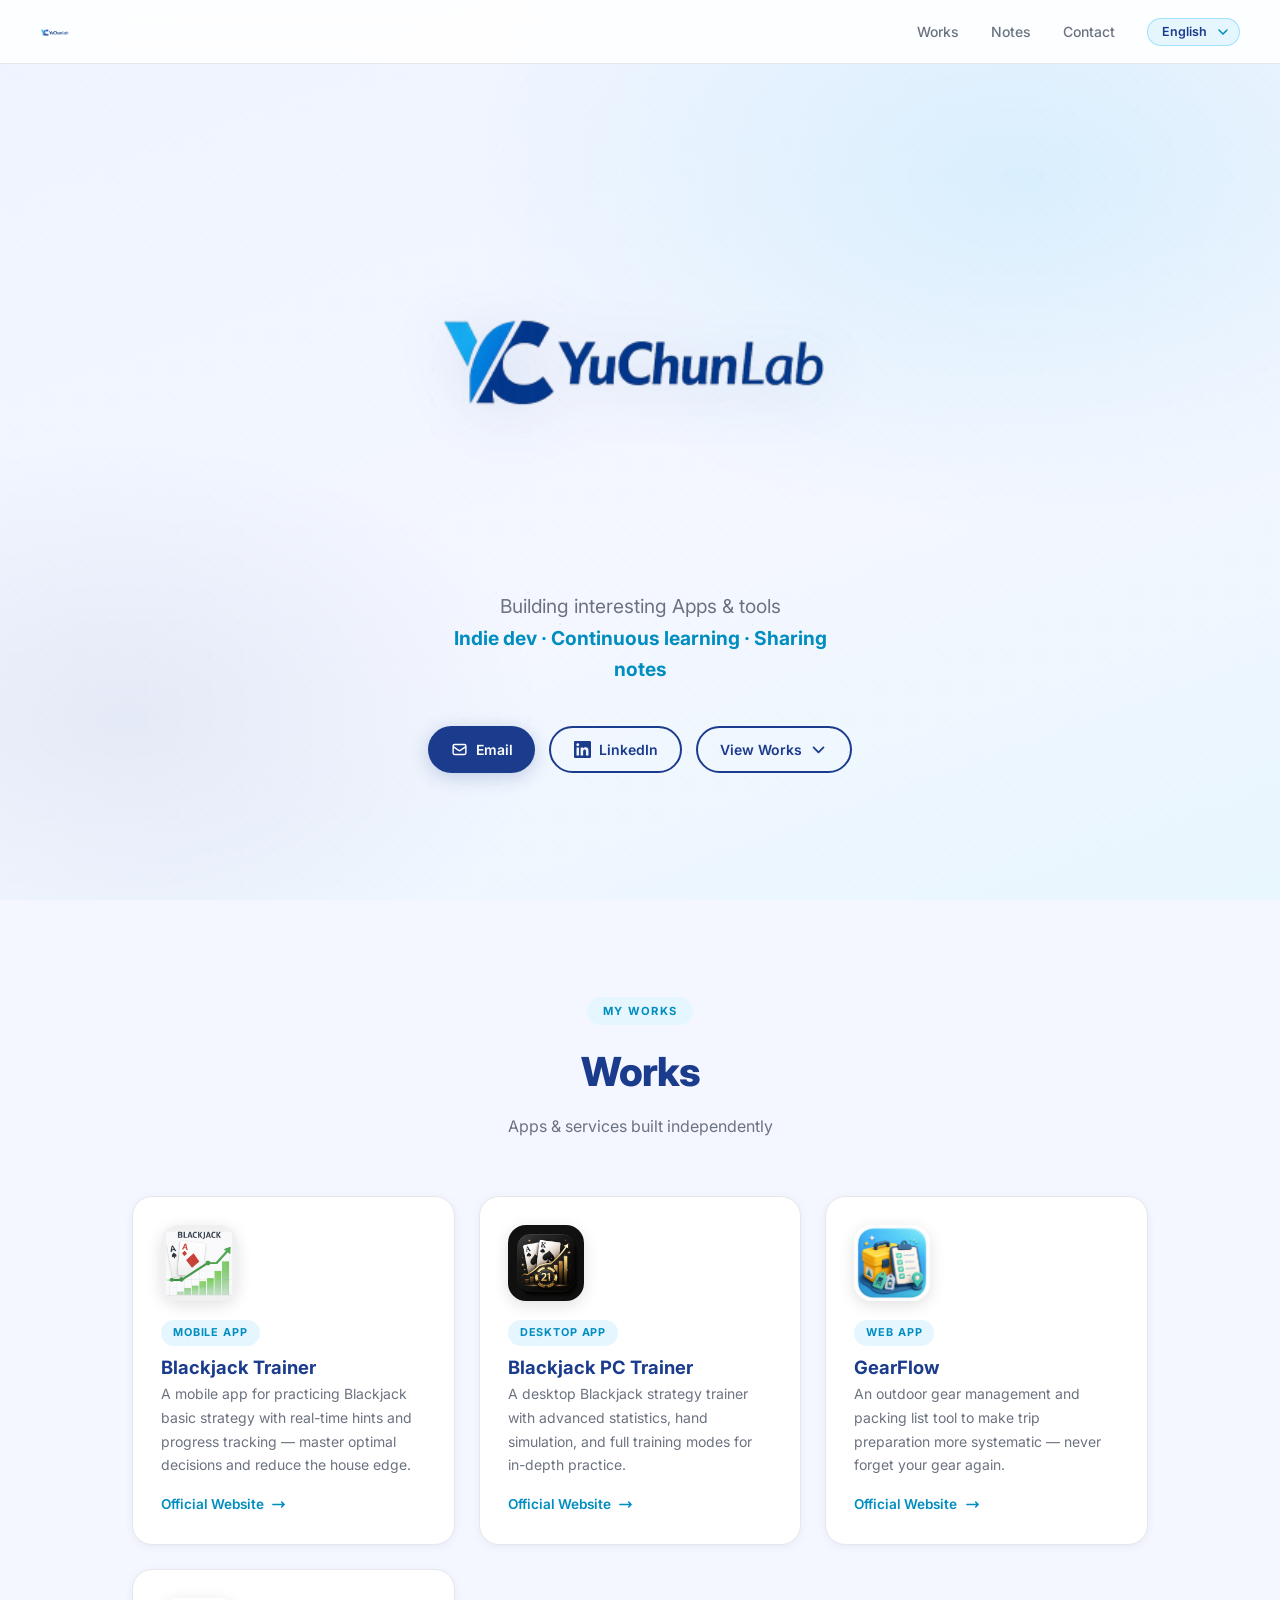
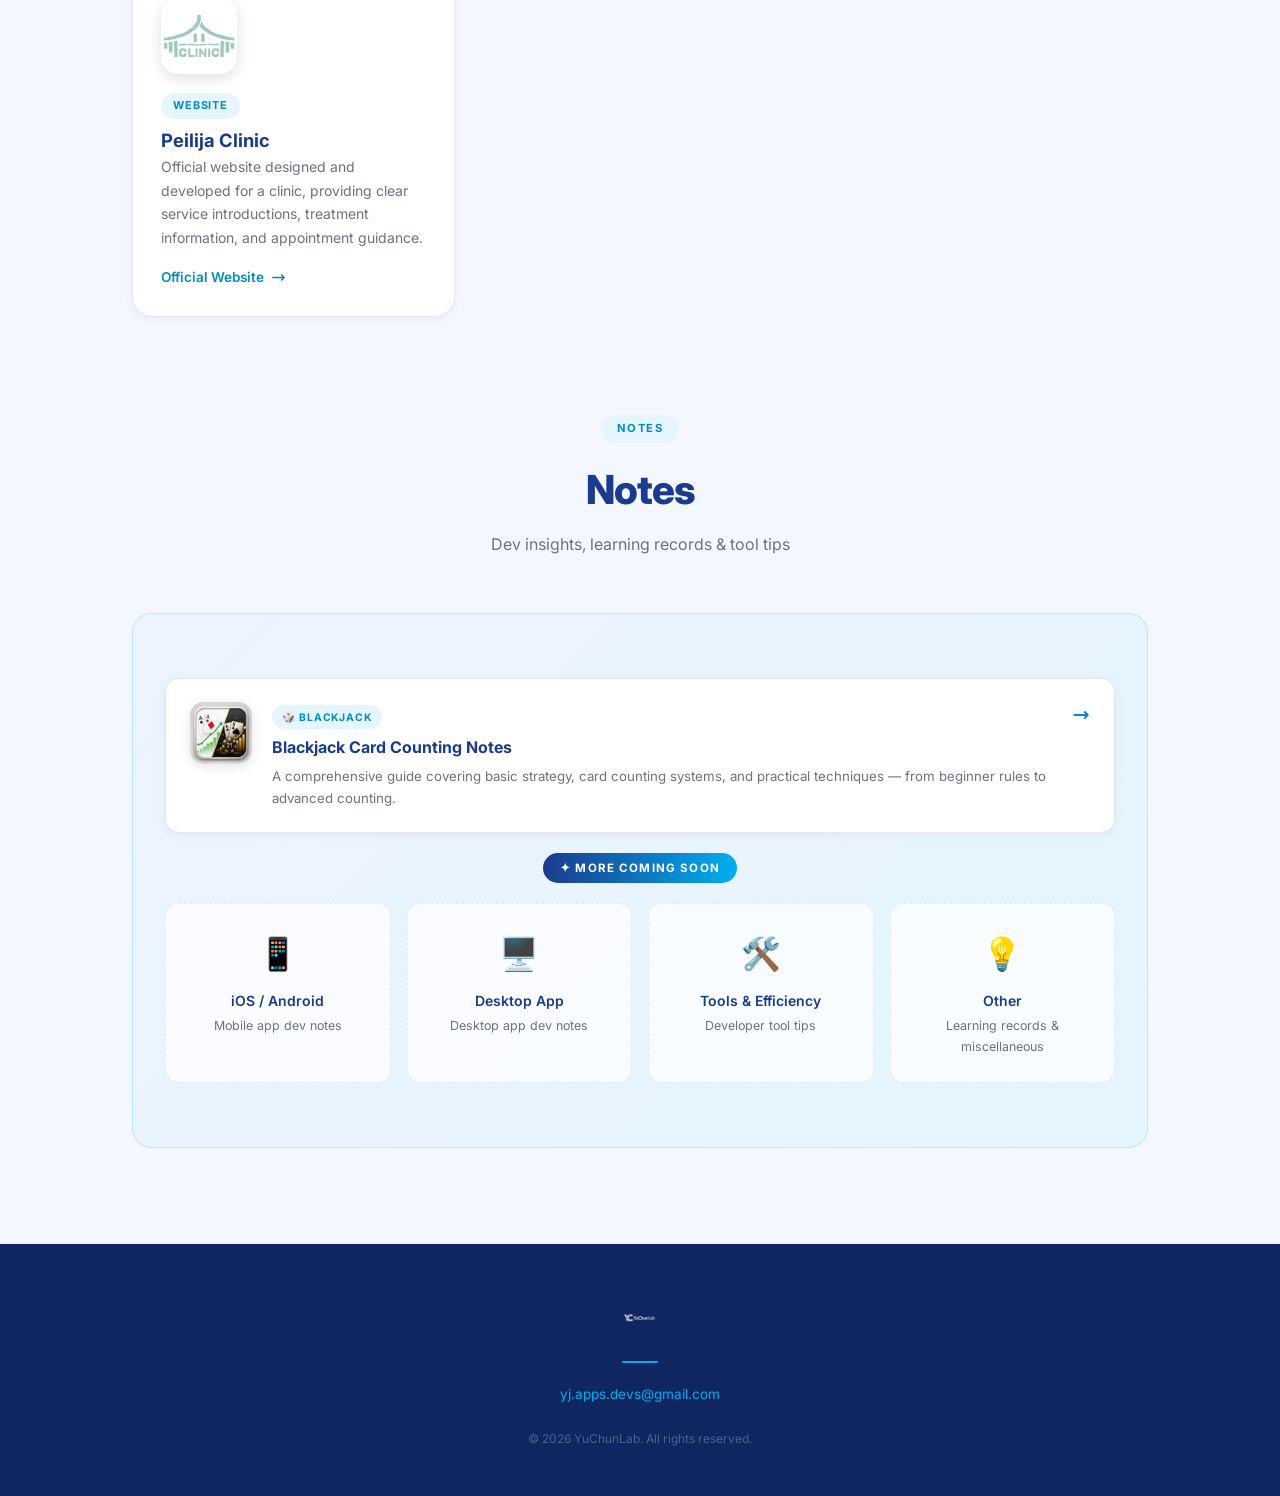
<file: index.html>
<!DOCTYPE html>
<html>
<head>
  <meta charset="UTF-8">
  <title>YuChunLab</title>
  <script>
    (function () {
      var KEY   = 'ycl_lang';
      var LANGS = ['zh-Hant', 'en', 'ja'];
      var stored = localStorage.getItem(KEY);
      var lang = 'zh-Hant';

      if (stored && LANGS.indexOf(stored) !== -1) {
        lang = stored;
      } else {
        var bl = (navigator.language || '').toLowerCase();
        if (bl.startsWith('ja')) lang = 'ja';
        else if (bl.startsWith('en')) lang = 'en';
      }

      window.location.replace(lang + '/index.html');
    })();
  </script>
</head>
<body></body>
</html>
</file>
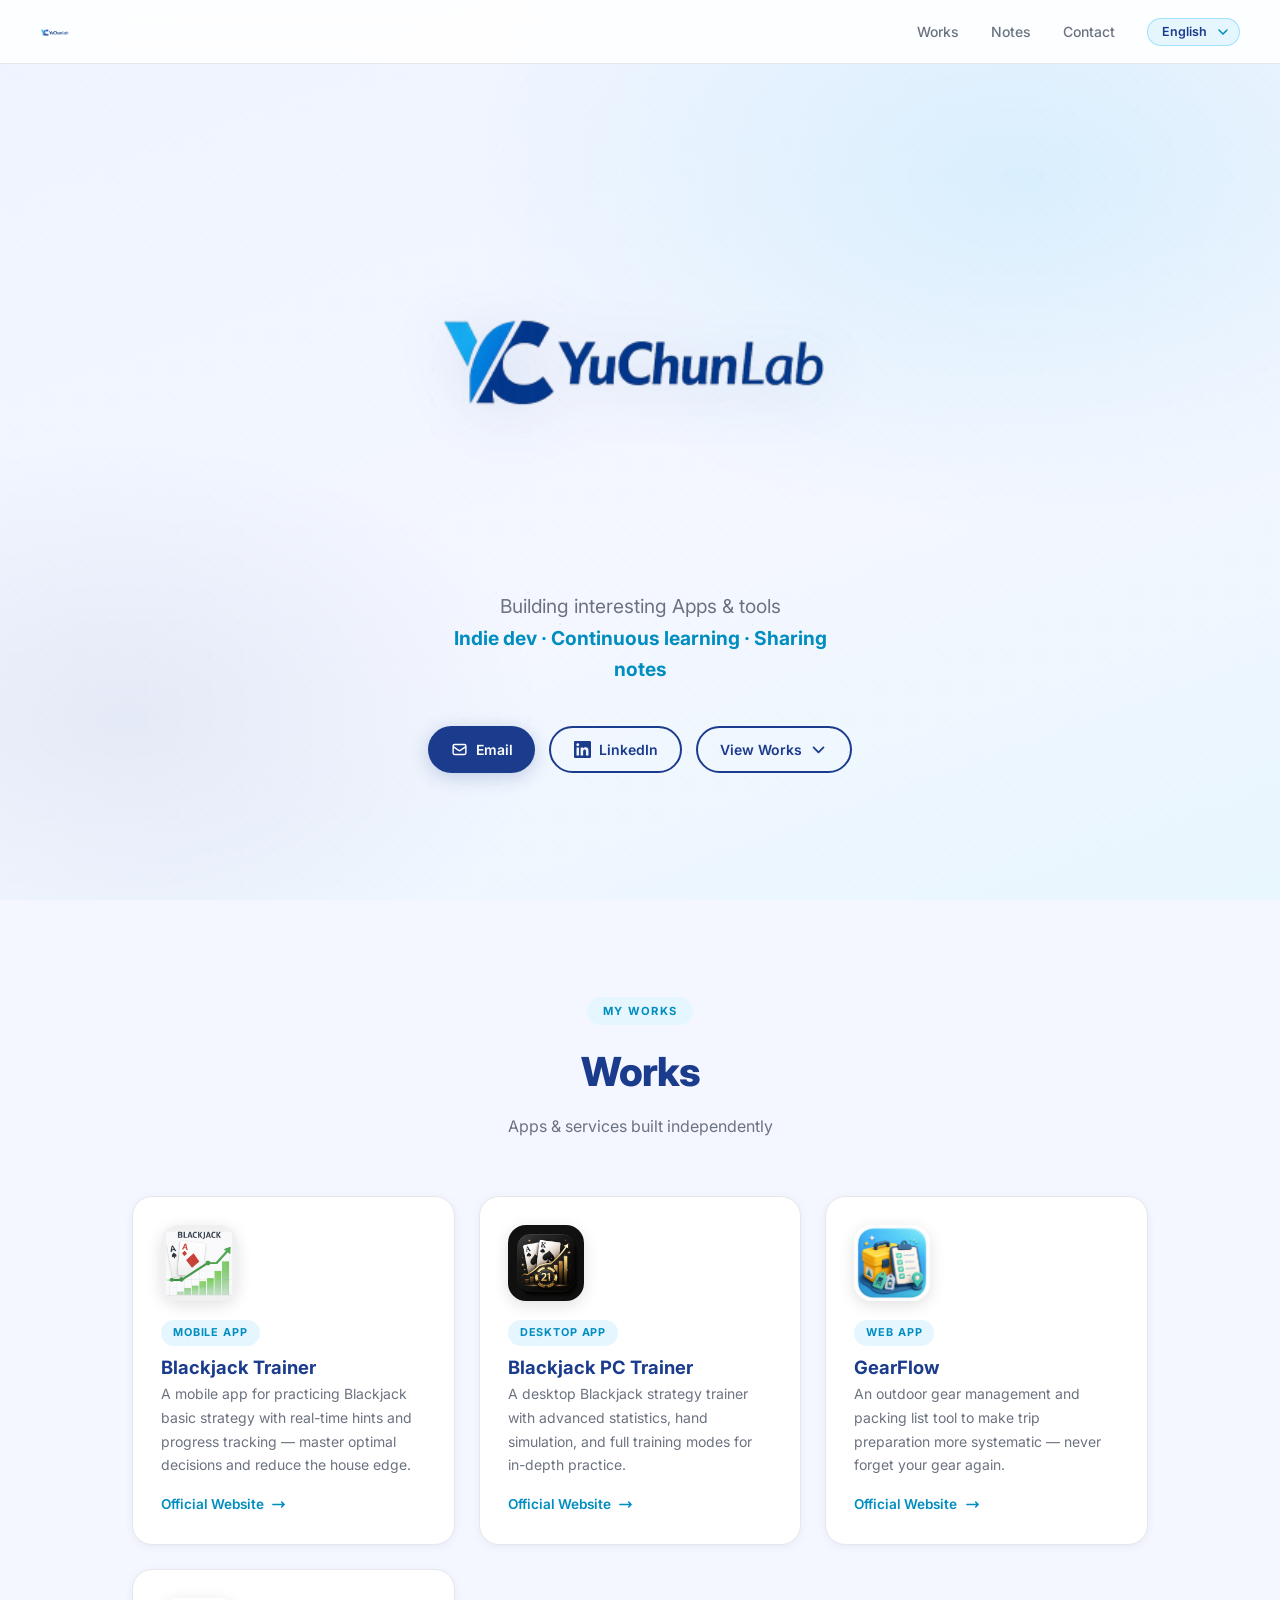
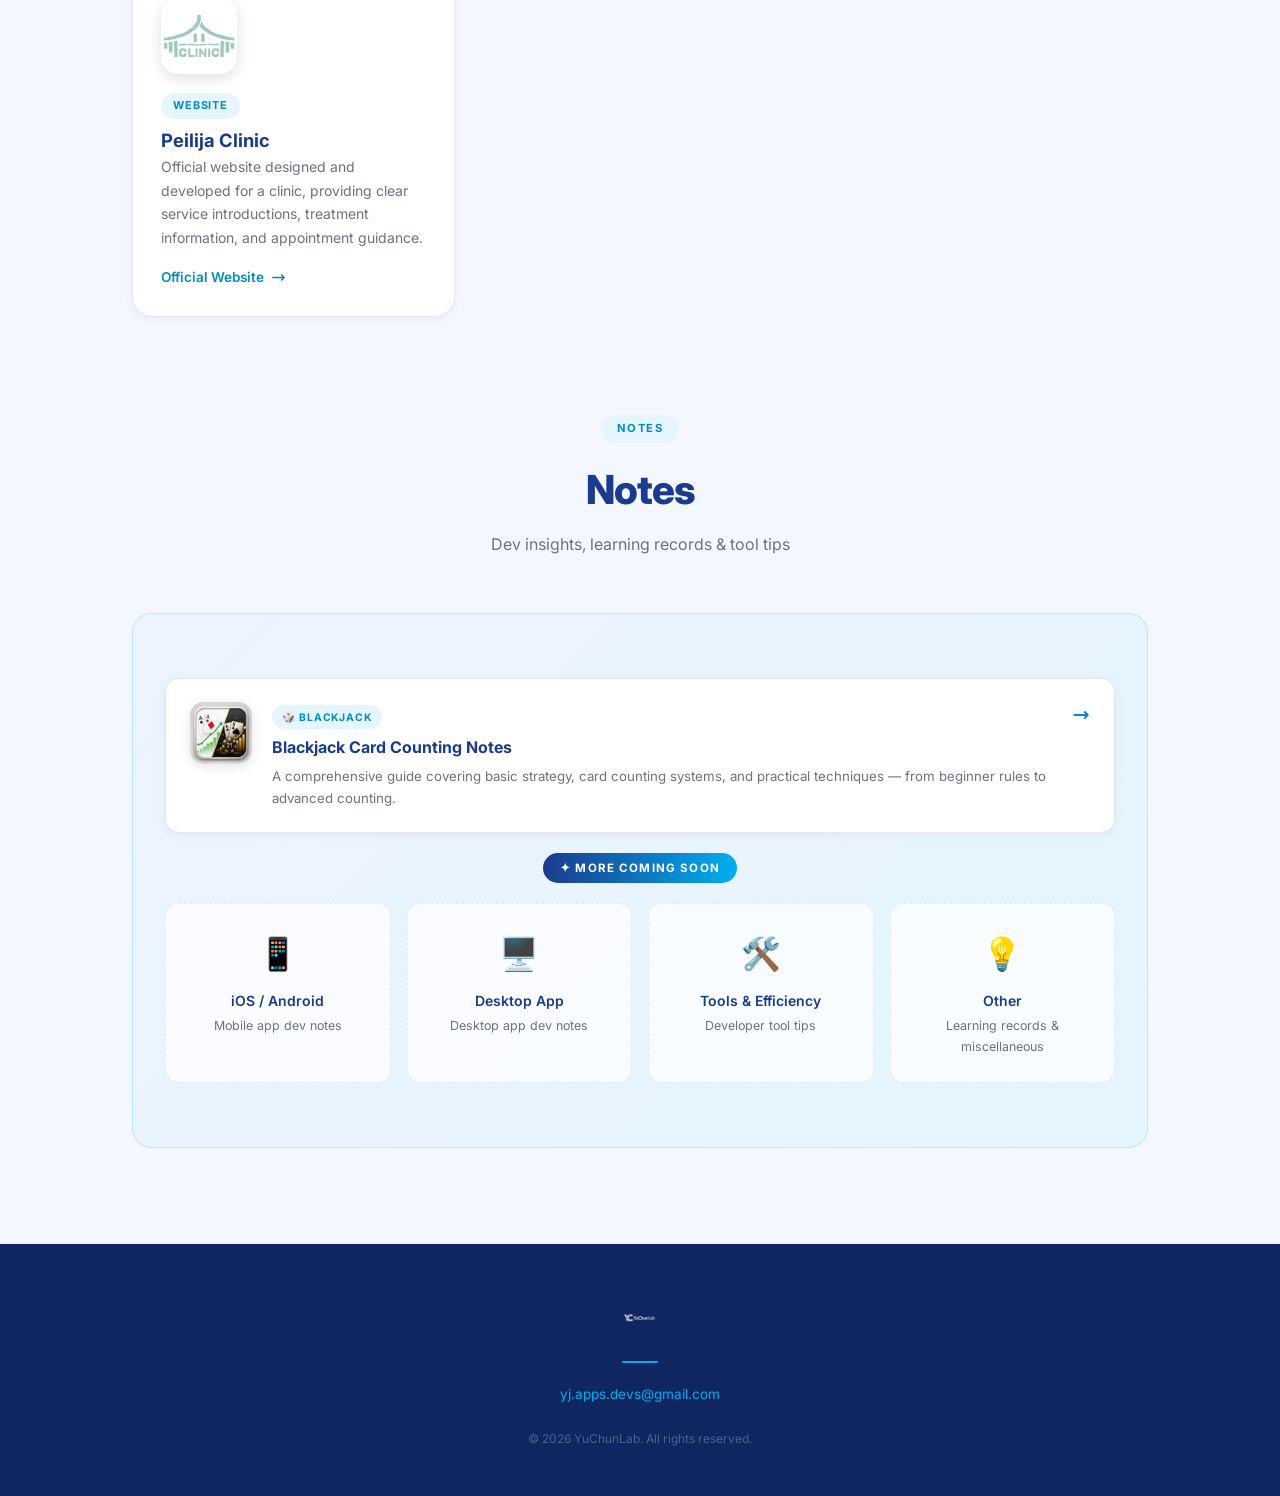
<file: en/index.html>
<!DOCTYPE html>
<html lang="en">
<head>
  <meta charset="UTF-8">
  <meta name="viewport" content="width=device-width, initial-scale=1.0">
  <title>YuChunLab — Portfolio</title>
  <meta name="description" content="YuChunLab — Portfolio & notes by an indie developer">
  <link rel="icon" type="image/png" href="../assets/images/icon.png">
  <link rel="preconnect" href="https://fonts.googleapis.com">
  <link rel="preconnect" href="https://fonts.gstatic.com" crossorigin>
  <link href="https://fonts.googleapis.com/css2?family=Inter:wght@300;400;500;600;700;800&family=Noto+Sans+TC:wght@300;400;500;700&display=swap" rel="stylesheet">
  <link rel="stylesheet" href="../assets/css/style.css">
  <script>
    window.YCL_LANG_URLS = {
      'zh-Hant': '../zh-Hant/index.html',
      'en':      '../en/index.html',
      'ja':      '../ja/index.html'
    };
  </script>
</head>
<body>

  <nav>
    <a href="./index.html" class="nav-logo">
      <img src="../assets/images/icon.png" alt="YuChunLab">
    </a>
    <div class="nav-right">
      <ul class="nav-links">
        <li><a href="#works">Works</a></li>
        <li><a href="#notes">Notes</a></li>
        <li><a href="mailto:yj.apps.devs@gmail.com">Contact</a></li>
      </ul>
      <div class="lang-picker">
        <select id="langSelect" onchange="switchLanguage(this.value)">
          <option value="zh-Hant">中文</option>
          <option value="en">English</option>
          <option value="ja">日本語</option>
        </select>
      </div>
    </div>
  </nav>

  <section class="hero">
    <div class="hero-inner">
      <img class="hero-logo" src="../assets/images/icon.png" alt="YuChunLab">
      <p class="hero-tagline">
        Building interesting Apps &amp; tools<br>
        <strong>Indie dev · Continuous learning · Sharing notes</strong>
      </p>
      <div class="hero-social">
        <a href="mailto:yj.apps.devs@gmail.com" class="btn btn-primary">
          <svg xmlns="http://www.w3.org/2000/svg" fill="none" viewBox="0 0 24 24" stroke="currentColor" stroke-width="2">
            <path stroke-linecap="round" stroke-linejoin="round" d="M3 8l7.89 5.26a2 2 0 002.22 0L21 8M5 19h14a2 2 0 002-2V7a2 2 0 00-2-2H5a2 2 0 00-2 2v10a2 2 0 002 2z"/>
          </svg>
          Email
        </a>
        <a href="#" class="btn btn-outline">
          <svg xmlns="http://www.w3.org/2000/svg" viewBox="0 0 24 24" fill="currentColor">
            <path d="M20.447 20.452h-3.554v-5.569c0-1.328-.027-3.037-1.852-3.037-1.853 0-2.136 1.445-2.136 2.939v5.667H9.351V9h3.414v1.561h.046c.477-.9 1.637-1.85 3.37-1.85 3.601 0 4.267 2.37 4.267 5.455v6.286zM5.337 7.433c-1.144 0-2.063-.926-2.063-2.065 0-1.138.92-2.063 2.063-2.063 1.14 0 2.064.925 2.064 2.063 0 1.139-.925 2.065-2.064 2.065zm1.782 13.019H3.555V9h3.564v11.452zM22.225 0H1.771C.792 0 0 .774 0 1.729v20.542C0 23.227.792 24 1.771 24h20.451C23.2 24 24 23.227 24 22.271V1.729C24 .774 23.2 0 22.222 0h.003z"/>
          </svg>
          LinkedIn
        </a>
        <a href="#works" class="btn btn-outline">
          View Works
          <svg xmlns="http://www.w3.org/2000/svg" fill="none" viewBox="0 0 24 24" stroke="currentColor" stroke-width="2.5">
            <path stroke-linecap="round" stroke-linejoin="round" d="M19 9l-7 7-7-7"/>
          </svg>
        </a>
      </div>
    </div>
  </section>

  <div id="works" class="section-wrap">
    <div class="section-head">
      <span class="tag-label">My Works</span>
      <h2>Works</h2>
      <p>Apps &amp; services built independently</p>
    </div>
    <div class="works-grid">

      <div class="work-card">
        <div class="work-icon">
          <img src="../assets/images/blackjack_app_icon.png" alt="Blackjack Trainer App">
        </div>
        <div>
          <span class="work-type">Mobile App</span>
          <h3>Blackjack Trainer</h3>
          <p>A mobile app for practicing Blackjack basic strategy with real-time hints and progress tracking — master optimal decisions and reduce the house edge.</p>
        </div>
        <a href="https://blackjack.yuchunlab.com/en/content/app/overview" target="_blank" rel="noopener" class="work-link">
          Official Website
          <svg xmlns="http://www.w3.org/2000/svg" fill="none" viewBox="0 0 24 24" stroke="currentColor" stroke-width="2.5">
            <path stroke-linecap="round" stroke-linejoin="round" d="M17 8l4 4m0 0l-4 4m4-4H3"/>
          </svg>
        </a>
      </div>

      <div class="work-card">
        <div class="work-icon">
          <img src="../assets/images/blackjack_pcapp_icon.png" alt="Blackjack PC Trainer">
        </div>
        <div>
          <span class="work-type">Desktop App</span>
          <h3>Blackjack PC Trainer</h3>
          <p>A desktop Blackjack strategy trainer with advanced statistics, hand simulation, and full training modes for in-depth practice.</p>
        </div>
        <a href="https://blackjack.yuchunlab.com/en/content/pc/overview" target="_blank" rel="noopener" class="work-link">
          Official Website
          <svg xmlns="http://www.w3.org/2000/svg" fill="none" viewBox="0 0 24 24" stroke="currentColor" stroke-width="2.5">
            <path stroke-linecap="round" stroke-linejoin="round" d="M17 8l4 4m0 0l-4 4m4-4H3"/>
          </svg>
        </a>
      </div>

      <div class="work-card">
        <div class="work-icon">
          <img src="../assets/images/gearflow_icon.png" alt="GearFlow">
        </div>
        <div>
          <span class="work-type">Web App</span>
          <h3>GearFlow</h3>
          <p>An outdoor gear management and packing list tool to make trip preparation more systematic — never forget your gear again.</p>
        </div>
        <a href="https://gearflow.yuchunlab.com/" target="_blank" rel="noopener" class="work-link">
          Official Website
          <svg xmlns="http://www.w3.org/2000/svg" fill="none" viewBox="0 0 24 24" stroke="currentColor" stroke-width="2.5">
            <path stroke-linecap="round" stroke-linejoin="round" d="M17 8l4 4m0 0l-4 4m4-4H3"/>
          </svg>
        </a>
      </div>

      <div class="work-card">
        <div class="work-icon">
          <img src="../assets/images/peilija_icon.jpg" alt="Peilija Clinic">
        </div>
        <div>
          <span class="work-type">Website</span>
          <h3>Peilija Clinic</h3>
          <p>Official website designed and developed for a clinic, providing clear service introductions, treatment information, and appointment guidance.</p>
        </div>
        <a href="https://peilija.com" target="_blank" rel="noopener" class="work-link">
          Official Website
          <svg xmlns="http://www.w3.org/2000/svg" fill="none" viewBox="0 0 24 24" stroke="currentColor" stroke-width="2.5">
            <path stroke-linecap="round" stroke-linejoin="round" d="M17 8l4 4m0 0l-4 4m4-4H3"/>
          </svg>
        </a>
      </div>

    </div>
  </div>

  <div id="notes" class="section-wrap" style="padding-top: 0;">
    <div class="section-head">
      <span class="tag-label">Notes</span>
      <h2>Notes</h2>
      <p>Dev insights, learning records &amp; tool tips</p>
    </div>
    <div class="notes-shell">
      <a href="https://blackjack.yuchunlab.com" target="_blank" rel="noopener" class="note-card">
        <div class="note-card-icon">
          <img src="../assets/images/blackjack_icon.png" alt="Blackjack Notes">
        </div>
        <div class="note-card-body">
          <span class="note-card-tag">🎲 Blackjack</span>
          <h4>Blackjack Card Counting Notes</h4>
          <p>A comprehensive guide covering basic strategy, card counting systems, and practical techniques — from beginner rules to advanced counting.</p>
        </div>
        <svg class="note-card-arrow" xmlns="http://www.w3.org/2000/svg" fill="none" viewBox="0 0 24 24" stroke="currentColor" stroke-width="2.5">
          <path stroke-linecap="round" stroke-linejoin="round" d="M17 8l4 4m0 0l-4 4m4-4H3"/>
        </svg>
      </a>
      <div class="coming-badge">✦ More Coming Soon</div>
      <div class="notes-grid">
        <div class="note-item">
          <span class="ni-icon">📱</span>
          <h4>iOS / Android</h4>
          <p>Mobile app dev notes</p>
        </div>
        <div class="note-item">
          <span class="ni-icon">🖥️</span>
          <h4>Desktop App</h4>
          <p>Desktop app dev notes</p>
        </div>
        <div class="note-item">
          <span class="ni-icon">🛠️</span>
          <h4>Tools &amp; Efficiency</h4>
          <p>Developer tool tips</p>
        </div>
        <div class="note-item">
          <span class="ni-icon">💡</span>
          <h4>Other</h4>
          <p>Learning records &amp; miscellaneous</p>
        </div>
      </div>
    </div>
  </div>

  <footer>
    <div class="footer-logo">
      <img src="../assets/images/icon.png" alt="YuChunLab">
    </div>
    <div class="footer-line"></div>
    <p><a href="mailto:yj.apps.devs@gmail.com">yj.apps.devs@gmail.com</a></p>
    <p class="footer-copy">© 2026 YuChunLab. All rights reserved.</p>
  </footer>

  <script src="../assets/js/i18n.js"></script>
</body>
</html>
</file>
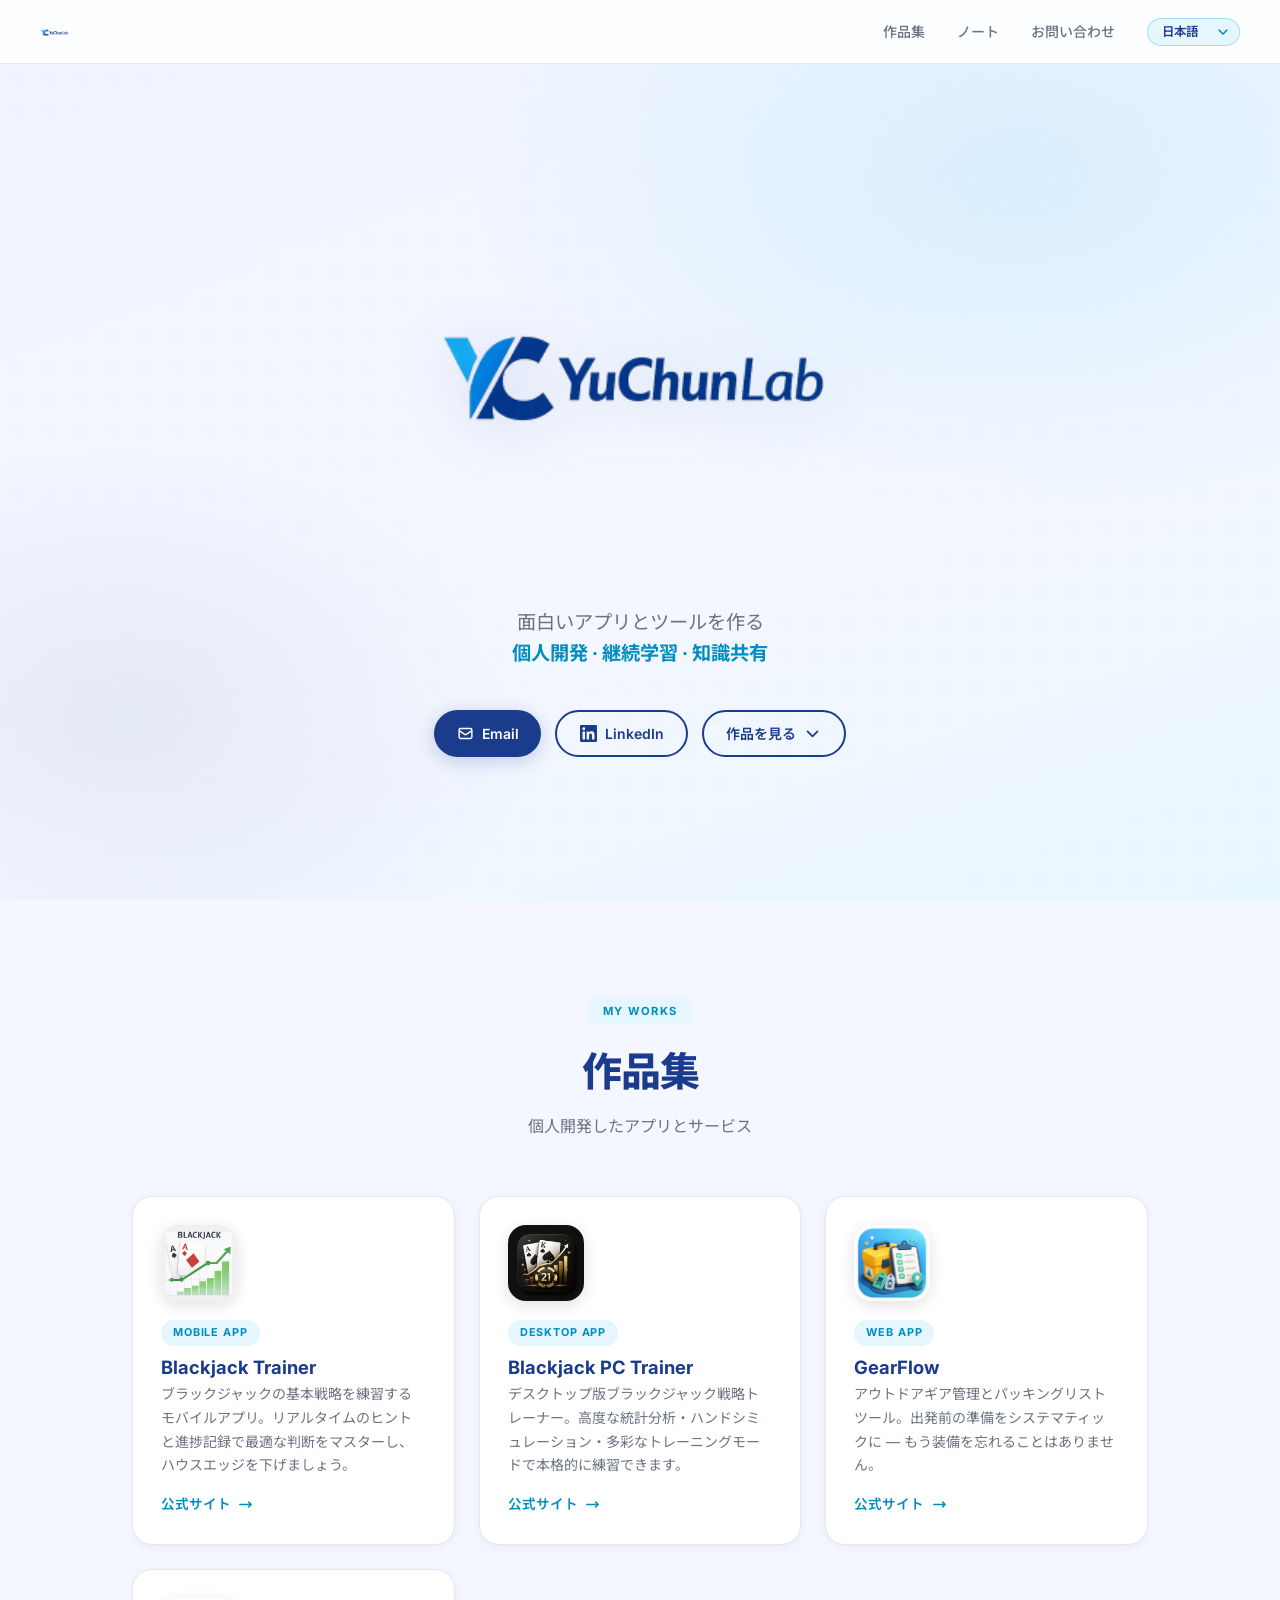
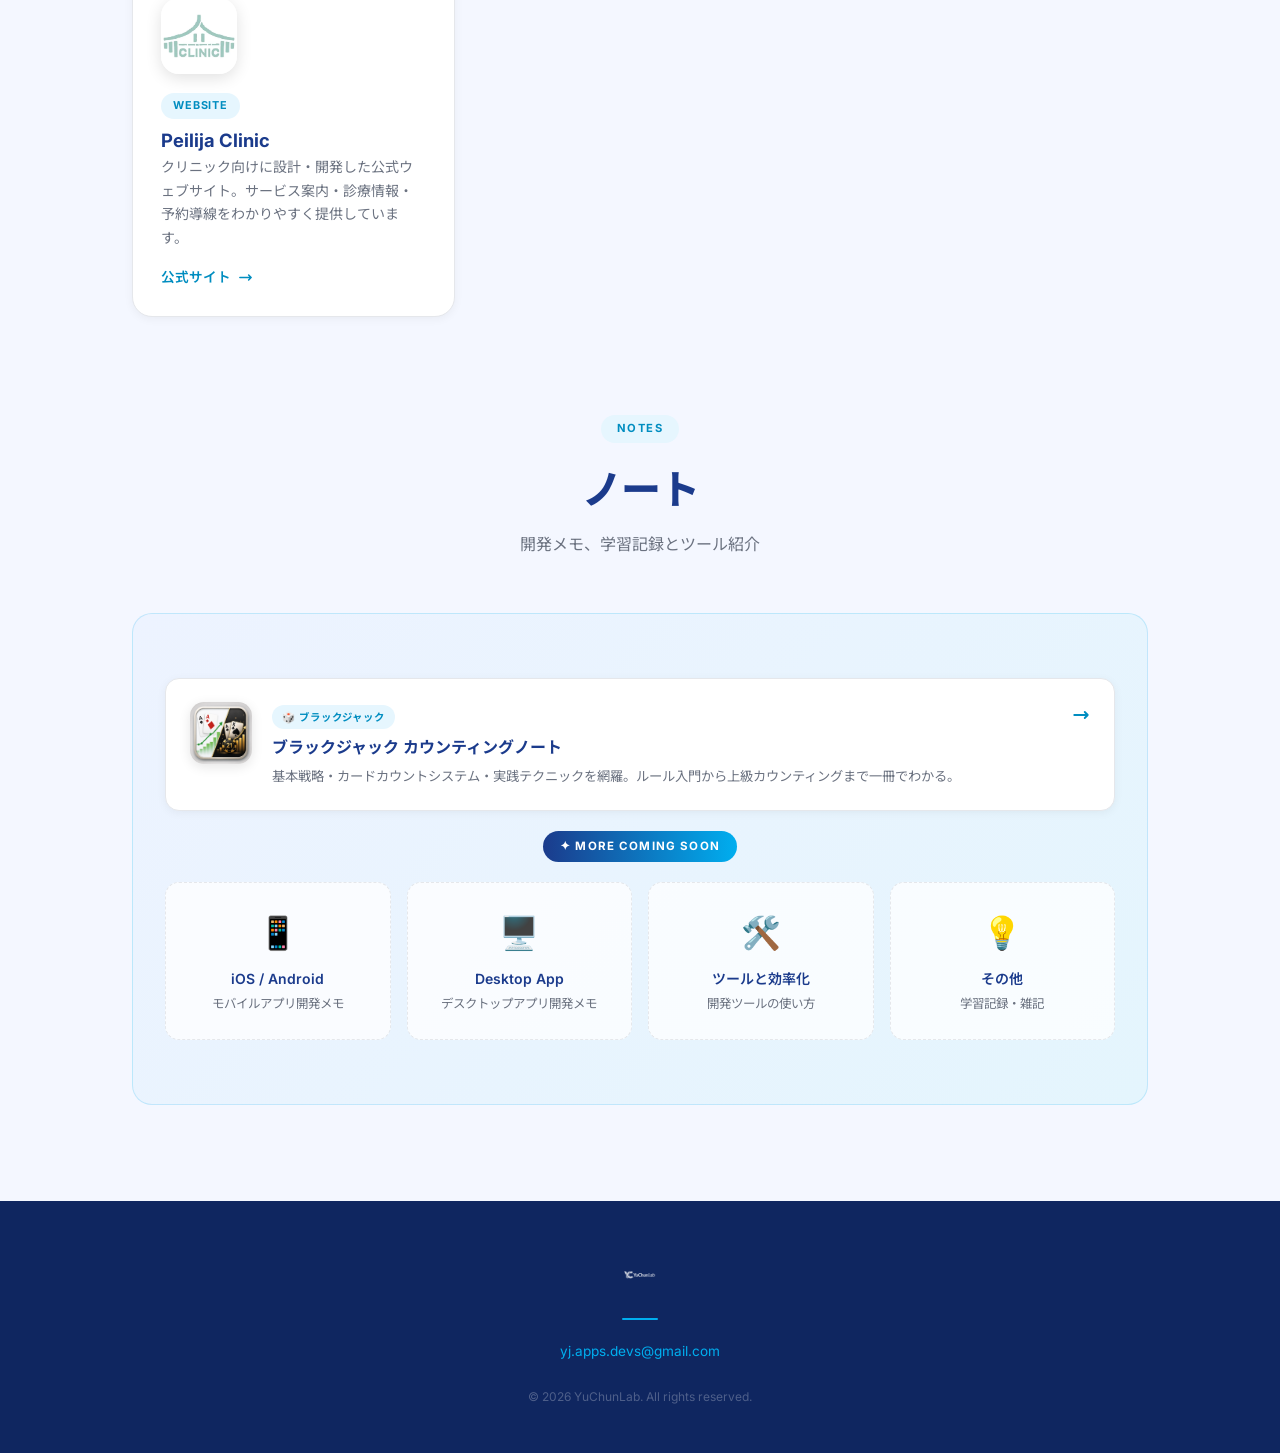
<file: ja/index.html>
<!DOCTYPE html>
<html lang="ja">
<head>
  <meta charset="UTF-8">
  <meta name="viewport" content="width=device-width, initial-scale=1.0">
  <title>YuChunLab — ポートフォリオ</title>
  <meta name="description" content="YuChunLab — 個人開発者のポートフォリオとノート">
  <link rel="icon" type="image/png" href="../assets/images/icon.png">
  <link rel="preconnect" href="https://fonts.googleapis.com">
  <link rel="preconnect" href="https://fonts.gstatic.com" crossorigin>
  <link href="https://fonts.googleapis.com/css2?family=Inter:wght@300;400;500;600;700;800&family=Noto+Sans+JP:wght@300;400;500;700&display=swap" rel="stylesheet">
  <link rel="stylesheet" href="../assets/css/style.css">
  <script>
    window.YCL_LANG_URLS = {
      'zh-Hant': '../zh-Hant/index.html',
      'en':      '../en/index.html',
      'ja':      '../ja/index.html'
    };
  </script>
</head>
<body>

  <nav>
    <a href="./index.html" class="nav-logo">
      <img src="../assets/images/icon.png" alt="YuChunLab">
    </a>
    <div class="nav-right">
      <ul class="nav-links">
        <li><a href="#works">作品集</a></li>
        <li><a href="#notes">ノート</a></li>
        <li><a href="mailto:yj.apps.devs@gmail.com">お問い合わせ</a></li>
      </ul>
      <div class="lang-picker">
        <select id="langSelect" onchange="switchLanguage(this.value)">
          <option value="zh-Hant">中文</option>
          <option value="en">English</option>
          <option value="ja">日本語</option>
        </select>
      </div>
    </div>
  </nav>

  <section class="hero">
    <div class="hero-inner">
      <img class="hero-logo" src="../assets/images/icon.png" alt="YuChunLab">
      <p class="hero-tagline">
        面白いアプリとツールを作る<br>
        <strong>個人開発 · 継続学習 · 知識共有</strong>
      </p>
      <div class="hero-social">
        <a href="mailto:yj.apps.devs@gmail.com" class="btn btn-primary">
          <svg xmlns="http://www.w3.org/2000/svg" fill="none" viewBox="0 0 24 24" stroke="currentColor" stroke-width="2">
            <path stroke-linecap="round" stroke-linejoin="round" d="M3 8l7.89 5.26a2 2 0 002.22 0L21 8M5 19h14a2 2 0 002-2V7a2 2 0 00-2-2H5a2 2 0 00-2 2v10a2 2 0 002 2z"/>
          </svg>
          Email
        </a>
        <a href="#" class="btn btn-outline">
          <svg xmlns="http://www.w3.org/2000/svg" viewBox="0 0 24 24" fill="currentColor">
            <path d="M20.447 20.452h-3.554v-5.569c0-1.328-.027-3.037-1.852-3.037-1.853 0-2.136 1.445-2.136 2.939v5.667H9.351V9h3.414v1.561h.046c.477-.9 1.637-1.85 3.37-1.85 3.601 0 4.267 2.37 4.267 5.455v6.286zM5.337 7.433c-1.144 0-2.063-.926-2.063-2.065 0-1.138.92-2.063 2.063-2.063 1.14 0 2.064.925 2.064 2.063 0 1.139-.925 2.065-2.064 2.065zm1.782 13.019H3.555V9h3.564v11.452zM22.225 0H1.771C.792 0 0 .774 0 1.729v20.542C0 23.227.792 24 1.771 24h20.451C23.2 24 24 23.227 24 22.271V1.729C24 .774 23.2 0 22.222 0h.003z"/>
          </svg>
          LinkedIn
        </a>
        <a href="#works" class="btn btn-outline">
          作品を見る
          <svg xmlns="http://www.w3.org/2000/svg" fill="none" viewBox="0 0 24 24" stroke="currentColor" stroke-width="2.5">
            <path stroke-linecap="round" stroke-linejoin="round" d="M19 9l-7 7-7-7"/>
          </svg>
        </a>
      </div>
    </div>
  </section>

  <div id="works" class="section-wrap">
    <div class="section-head">
      <span class="tag-label">My Works</span>
      <h2>作品集</h2>
      <p>個人開発したアプリとサービス</p>
    </div>
    <div class="works-grid">

      <div class="work-card">
        <div class="work-icon">
          <img src="../assets/images/blackjack_app_icon.png" alt="Blackjack Trainer App">
        </div>
        <div>
          <span class="work-type">Mobile App</span>
          <h3>Blackjack Trainer</h3>
          <p>ブラックジャックの基本戦略を練習するモバイルアプリ。リアルタイムのヒントと進捗記録で最適な判断をマスターし、ハウスエッジを下げましょう。</p>
        </div>
        <a href="https://blackjack.yuchunlab.com/en/content/app/overview" target="_blank" rel="noopener" class="work-link">
          公式サイト
          <svg xmlns="http://www.w3.org/2000/svg" fill="none" viewBox="0 0 24 24" stroke="currentColor" stroke-width="2.5">
            <path stroke-linecap="round" stroke-linejoin="round" d="M17 8l4 4m0 0l-4 4m4-4H3"/>
          </svg>
        </a>
      </div>

      <div class="work-card">
        <div class="work-icon">
          <img src="../assets/images/blackjack_pcapp_icon.png" alt="Blackjack PC Trainer">
        </div>
        <div>
          <span class="work-type">Desktop App</span>
          <h3>Blackjack PC Trainer</h3>
          <p>デスクトップ版ブラックジャック戦略トレーナー。高度な統計分析・ハンドシミュレーション・多彩なトレーニングモードで本格的に練習できます。</p>
        </div>
        <a href="https://blackjack.yuchunlab.com/en/content/pc/overview" target="_blank" rel="noopener" class="work-link">
          公式サイト
          <svg xmlns="http://www.w3.org/2000/svg" fill="none" viewBox="0 0 24 24" stroke="currentColor" stroke-width="2.5">
            <path stroke-linecap="round" stroke-linejoin="round" d="M17 8l4 4m0 0l-4 4m4-4H3"/>
          </svg>
        </a>
      </div>

      <div class="work-card">
        <div class="work-icon">
          <img src="../assets/images/gearflow_icon.png" alt="GearFlow">
        </div>
        <div>
          <span class="work-type">Web App</span>
          <h3>GearFlow</h3>
          <p>アウトドアギア管理とパッキングリストツール。出発前の準備をシステマティックに — もう装備を忘れることはありません。</p>
        </div>
        <a href="https://gearflow.yuchunlab.com/" target="_blank" rel="noopener" class="work-link">
          公式サイト
          <svg xmlns="http://www.w3.org/2000/svg" fill="none" viewBox="0 0 24 24" stroke="currentColor" stroke-width="2.5">
            <path stroke-linecap="round" stroke-linejoin="round" d="M17 8l4 4m0 0l-4 4m4-4H3"/>
          </svg>
        </a>
      </div>

      <div class="work-card">
        <div class="work-icon">
          <img src="../assets/images/peilija_icon.jpg" alt="Peilija Clinic">
        </div>
        <div>
          <span class="work-type">Website</span>
          <h3>Peilija Clinic</h3>
          <p>クリニック向けに設計・開発した公式ウェブサイト。サービス案内・診療情報・予約導線をわかりやすく提供しています。</p>
        </div>
        <a href="https://peilija.com" target="_blank" rel="noopener" class="work-link">
          公式サイト
          <svg xmlns="http://www.w3.org/2000/svg" fill="none" viewBox="0 0 24 24" stroke="currentColor" stroke-width="2.5">
            <path stroke-linecap="round" stroke-linejoin="round" d="M17 8l4 4m0 0l-4 4m4-4H3"/>
          </svg>
        </a>
      </div>

    </div>
  </div>

  <div id="notes" class="section-wrap" style="padding-top: 0;">
    <div class="section-head">
      <span class="tag-label">Notes</span>
      <h2>ノート</h2>
      <p>開発メモ、学習記録とツール紹介</p>
    </div>
    <div class="notes-shell">
      <a href="https://blackjack.yuchunlab.com" target="_blank" rel="noopener" class="note-card">
        <div class="note-card-icon">
          <img src="../assets/images/blackjack_icon.png" alt="Blackjack Notes">
        </div>
        <div class="note-card-body">
          <span class="note-card-tag">🎲 ブラックジャック</span>
          <h4>ブラックジャック カウンティングノート</h4>
          <p>基本戦略・カードカウントシステム・実践テクニックを網羅。ルール入門から上級カウンティングまで一冊でわかる。</p>
        </div>
        <svg class="note-card-arrow" xmlns="http://www.w3.org/2000/svg" fill="none" viewBox="0 0 24 24" stroke="currentColor" stroke-width="2.5">
          <path stroke-linecap="round" stroke-linejoin="round" d="M17 8l4 4m0 0l-4 4m4-4H3"/>
        </svg>
      </a>
      <div class="coming-badge">✦ More Coming Soon</div>
      <div class="notes-grid">
        <div class="note-item">
          <span class="ni-icon">📱</span>
          <h4>iOS / Android</h4>
          <p>モバイルアプリ開発メモ</p>
        </div>
        <div class="note-item">
          <span class="ni-icon">🖥️</span>
          <h4>Desktop App</h4>
          <p>デスクトップアプリ開発メモ</p>
        </div>
        <div class="note-item">
          <span class="ni-icon">🛠️</span>
          <h4>ツールと効率化</h4>
          <p>開発ツールの使い方</p>
        </div>
        <div class="note-item">
          <span class="ni-icon">💡</span>
          <h4>その他</h4>
          <p>学習記録・雑記</p>
        </div>
      </div>
    </div>
  </div>

  <footer>
    <div class="footer-logo">
      <img src="../assets/images/icon.png" alt="YuChunLab">
    </div>
    <div class="footer-line"></div>
    <p><a href="mailto:yj.apps.devs@gmail.com">yj.apps.devs@gmail.com</a></p>
    <p class="footer-copy">© 2026 YuChunLab. All rights reserved.</p>
  </footer>

  <script src="../assets/js/i18n.js"></script>
</body>
</html>
</file>
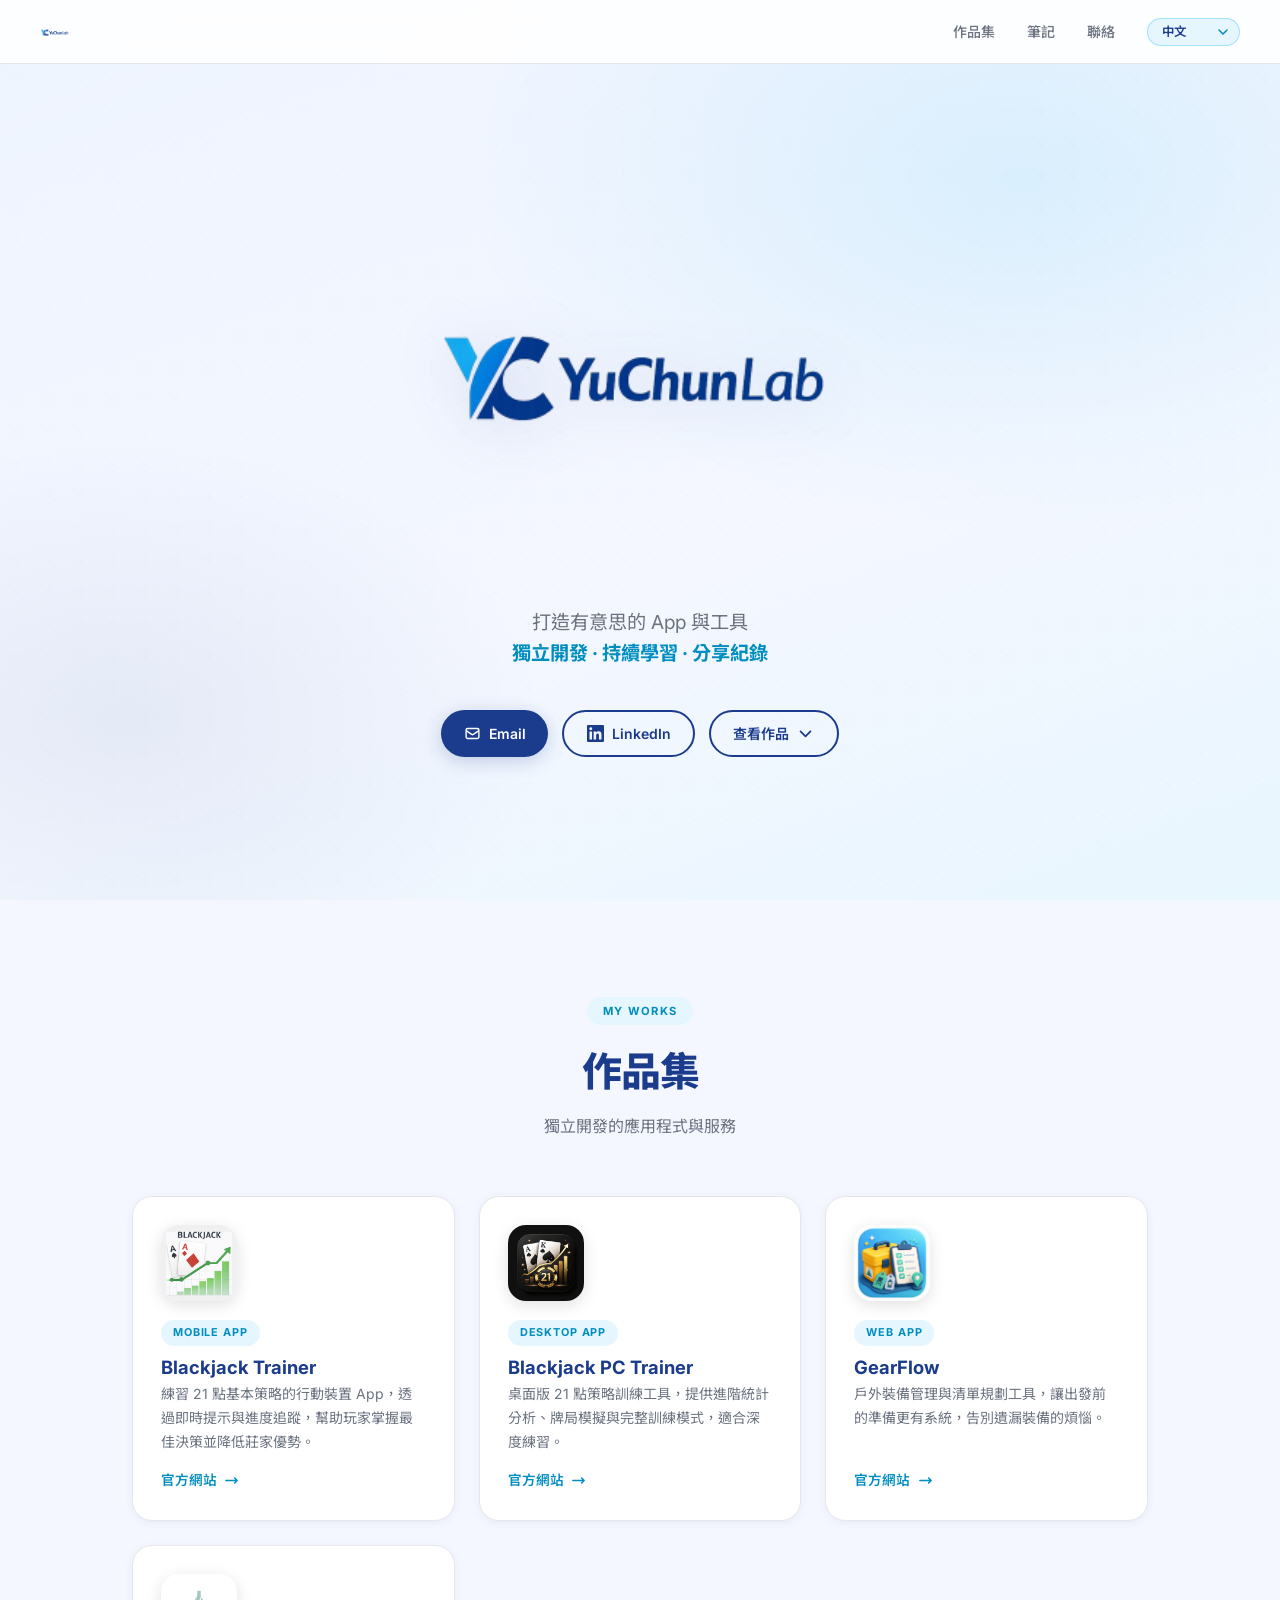
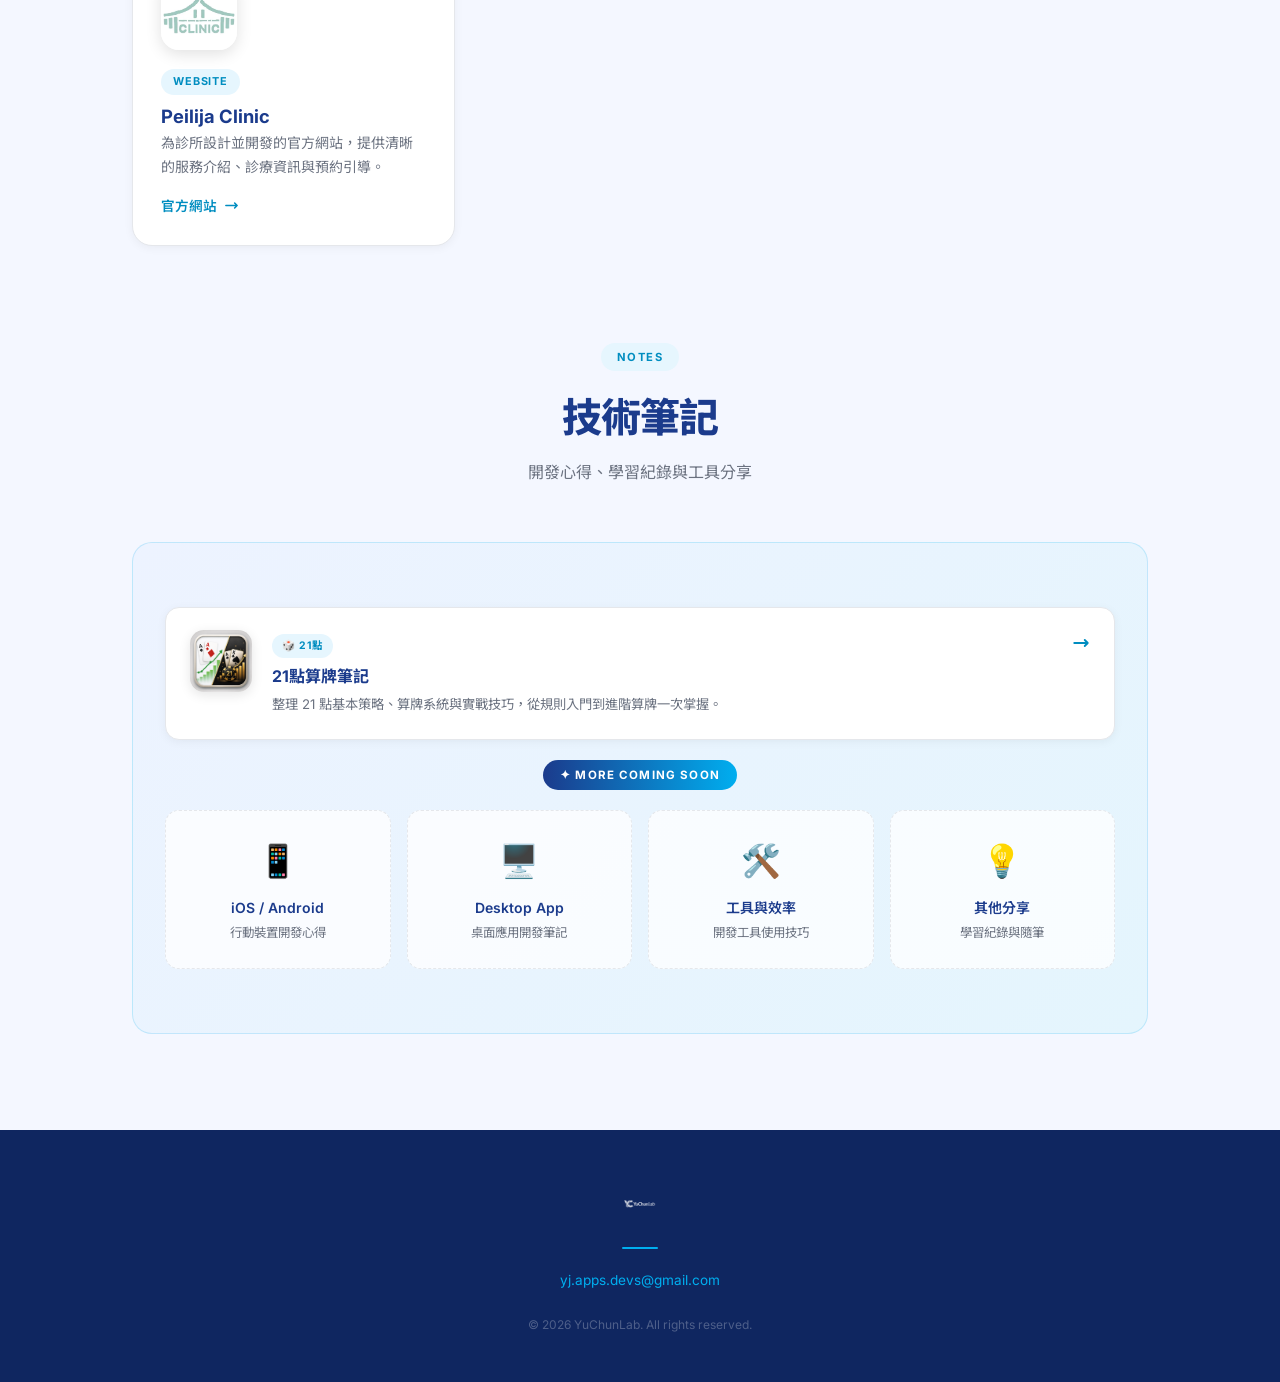
<file: zh-Hant/index.html>
<!DOCTYPE html>
<html lang="zh-Hant">
<head>
  <meta charset="UTF-8">
  <meta name="viewport" content="width=device-width, initial-scale=1.0">
  <title>YuChunLab — 作品集</title>
  <meta name="description" content="YuChunLab — 獨立開發者的作品集與技術筆記">
  <link rel="icon" type="image/png" href="../assets/images/icon.png">
  <link rel="preconnect" href="https://fonts.googleapis.com">
  <link rel="preconnect" href="https://fonts.gstatic.com" crossorigin>
  <link href="https://fonts.googleapis.com/css2?family=Inter:wght@300;400;500;600;700;800&family=Noto+Sans+TC:wght@300;400;500;700&display=swap" rel="stylesheet">
  <link rel="stylesheet" href="../assets/css/style.css">
  <script>
    window.YCL_LANG_URLS = {
      'zh-Hant': '../zh-Hant/index.html',
      'en':      '../en/index.html',
      'ja':      '../ja/index.html'
    };
  </script>
</head>
<body>

  <nav>
    <a href="./index.html" class="nav-logo">
      <img src="../assets/images/icon.png" alt="YuChunLab">
    </a>
    <div class="nav-right">
      <ul class="nav-links">
        <li><a href="#works">作品集</a></li>
        <li><a href="#notes">筆記</a></li>
        <li><a href="mailto:yj.apps.devs@gmail.com">聯絡</a></li>
      </ul>
      <div class="lang-picker">
        <select id="langSelect" onchange="switchLanguage(this.value)">
          <option value="zh-Hant">中文</option>
          <option value="en">English</option>
          <option value="ja">日本語</option>
        </select>
      </div>
    </div>
  </nav>

  <section class="hero">
    <div class="hero-inner">
      <img class="hero-logo" src="../assets/images/icon.png" alt="YuChunLab">
      <p class="hero-tagline">
        打造有意思的 App 與工具<br>
        <strong>獨立開發 · 持續學習 · 分享紀錄</strong>
      </p>
      <div class="hero-social">
        <a href="mailto:yj.apps.devs@gmail.com" class="btn btn-primary">
          <svg xmlns="http://www.w3.org/2000/svg" fill="none" viewBox="0 0 24 24" stroke="currentColor" stroke-width="2">
            <path stroke-linecap="round" stroke-linejoin="round" d="M3 8l7.89 5.26a2 2 0 002.22 0L21 8M5 19h14a2 2 0 002-2V7a2 2 0 00-2-2H5a2 2 0 00-2 2v10a2 2 0 002 2z"/>
          </svg>
          Email
        </a>
        <a href="#" class="btn btn-outline">
          <svg xmlns="http://www.w3.org/2000/svg" viewBox="0 0 24 24" fill="currentColor">
            <path d="M20.447 20.452h-3.554v-5.569c0-1.328-.027-3.037-1.852-3.037-1.853 0-2.136 1.445-2.136 2.939v5.667H9.351V9h3.414v1.561h.046c.477-.9 1.637-1.85 3.37-1.85 3.601 0 4.267 2.37 4.267 5.455v6.286zM5.337 7.433c-1.144 0-2.063-.926-2.063-2.065 0-1.138.92-2.063 2.063-2.063 1.14 0 2.064.925 2.064 2.063 0 1.139-.925 2.065-2.064 2.065zm1.782 13.019H3.555V9h3.564v11.452zM22.225 0H1.771C.792 0 0 .774 0 1.729v20.542C0 23.227.792 24 1.771 24h20.451C23.2 24 24 23.227 24 22.271V1.729C24 .774 23.2 0 22.222 0h.003z"/>
          </svg>
          LinkedIn
        </a>
        <a href="#works" class="btn btn-outline">
          查看作品
          <svg xmlns="http://www.w3.org/2000/svg" fill="none" viewBox="0 0 24 24" stroke="currentColor" stroke-width="2.5">
            <path stroke-linecap="round" stroke-linejoin="round" d="M19 9l-7 7-7-7"/>
          </svg>
        </a>
      </div>
    </div>
  </section>

  <div id="works" class="section-wrap">
    <div class="section-head">
      <span class="tag-label">My Works</span>
      <h2>作品集</h2>
      <p>獨立開發的應用程式與服務</p>
    </div>
    <div class="works-grid">

      <div class="work-card">
        <div class="work-icon">
          <img src="../assets/images/blackjack_app_icon.png" alt="Blackjack Trainer App">
        </div>
        <div>
          <span class="work-type">Mobile App</span>
          <h3>Blackjack Trainer</h3>
          <p>練習 21 點基本策略的行動裝置 App，透過即時提示與進度追蹤，幫助玩家掌握最佳決策並降低莊家優勢。</p>
        </div>
        <a href="https://blackjack.yuchunlab.com/en/content/app/overview" target="_blank" rel="noopener" class="work-link">
          官方網站
          <svg xmlns="http://www.w3.org/2000/svg" fill="none" viewBox="0 0 24 24" stroke="currentColor" stroke-width="2.5">
            <path stroke-linecap="round" stroke-linejoin="round" d="M17 8l4 4m0 0l-4 4m4-4H3"/>
          </svg>
        </a>
      </div>

      <div class="work-card">
        <div class="work-icon">
          <img src="../assets/images/blackjack_pcapp_icon.png" alt="Blackjack PC Trainer">
        </div>
        <div>
          <span class="work-type">Desktop App</span>
          <h3>Blackjack PC Trainer</h3>
          <p>桌面版 21 點策略訓練工具，提供進階統計分析、牌局模擬與完整訓練模式，適合深度練習。</p>
        </div>
        <a href="https://blackjack.yuchunlab.com/en/content/pc/overview" target="_blank" rel="noopener" class="work-link">
          官方網站
          <svg xmlns="http://www.w3.org/2000/svg" fill="none" viewBox="0 0 24 24" stroke="currentColor" stroke-width="2.5">
            <path stroke-linecap="round" stroke-linejoin="round" d="M17 8l4 4m0 0l-4 4m4-4H3"/>
          </svg>
        </a>
      </div>

      <div class="work-card">
        <div class="work-icon">
          <img src="../assets/images/gearflow_icon.png" alt="GearFlow">
        </div>
        <div>
          <span class="work-type">Web App</span>
          <h3>GearFlow</h3>
          <p>戶外裝備管理與清單規劃工具，讓出發前的準備更有系統，告別遺漏裝備的煩惱。</p>
        </div>
        <a href="https://gearflow.yuchunlab.com/" target="_blank" rel="noopener" class="work-link">
          官方網站
          <svg xmlns="http://www.w3.org/2000/svg" fill="none" viewBox="0 0 24 24" stroke="currentColor" stroke-width="2.5">
            <path stroke-linecap="round" stroke-linejoin="round" d="M17 8l4 4m0 0l-4 4m4-4H3"/>
          </svg>
        </a>
      </div>

      <div class="work-card">
        <div class="work-icon">
          <img src="../assets/images/peilija_icon.jpg" alt="Peilija Clinic">
        </div>
        <div>
          <span class="work-type">Website</span>
          <h3>Peilija Clinic</h3>
          <p>為診所設計並開發的官方網站，提供清晰的服務介紹、診療資訊與預約引導。</p>
        </div>
        <a href="https://peilija.com" target="_blank" rel="noopener" class="work-link">
          官方網站
          <svg xmlns="http://www.w3.org/2000/svg" fill="none" viewBox="0 0 24 24" stroke="currentColor" stroke-width="2.5">
            <path stroke-linecap="round" stroke-linejoin="round" d="M17 8l4 4m0 0l-4 4m4-4H3"/>
          </svg>
        </a>
      </div>

    </div>
  </div>

  <div id="notes" class="section-wrap" style="padding-top: 0;">
    <div class="section-head">
      <span class="tag-label">Notes</span>
      <h2>技術筆記</h2>
      <p>開發心得、學習紀錄與工具分享</p>
    </div>
    <div class="notes-shell">
      <a href="https://blackjack.yuchunlab.com" target="_blank" rel="noopener" class="note-card">
        <div class="note-card-icon">
          <img src="../assets/images/blackjack_icon.png" alt="Blackjack Notes">
        </div>
        <div class="note-card-body">
          <span class="note-card-tag">🎲 21點</span>
          <h4>21點算牌筆記</h4>
          <p>整理 21 點基本策略、算牌系統與實戰技巧，從規則入門到進階算牌一次掌握。</p>
        </div>
        <svg class="note-card-arrow" xmlns="http://www.w3.org/2000/svg" fill="none" viewBox="0 0 24 24" stroke="currentColor" stroke-width="2.5">
          <path stroke-linecap="round" stroke-linejoin="round" d="M17 8l4 4m0 0l-4 4m4-4H3"/>
        </svg>
      </a>
      <div class="coming-badge">✦ More Coming Soon</div>
      <div class="notes-grid">
        <div class="note-item">
          <span class="ni-icon">📱</span>
          <h4>iOS / Android</h4>
          <p>行動裝置開發心得</p>
        </div>
        <div class="note-item">
          <span class="ni-icon">🖥️</span>
          <h4>Desktop App</h4>
          <p>桌面應用開發筆記</p>
        </div>
        <div class="note-item">
          <span class="ni-icon">🛠️</span>
          <h4>工具與效率</h4>
          <p>開發工具使用技巧</p>
        </div>
        <div class="note-item">
          <span class="ni-icon">💡</span>
          <h4>其他分享</h4>
          <p>學習紀錄與隨筆</p>
        </div>
      </div>
    </div>
  </div>

  <footer>
    <div class="footer-logo">
      <img src="../assets/images/icon.png" alt="YuChunLab">
    </div>
    <div class="footer-line"></div>
    <p><a href="mailto:yj.apps.devs@gmail.com">yj.apps.devs@gmail.com</a></p>
    <p class="footer-copy">© 2026 YuChunLab. All rights reserved.</p>
  </footer>

  <script src="../assets/js/i18n.js"></script>
</body>
</html>
</file>
<file: assets/css/style.css>
/* ─── Reset ─── */
*, *::before, *::after { box-sizing: border-box; margin: 0; padding: 0; }

:root {
  --navy:      #1B3B8C;
  --navy-dark: #0F2660;
  --sky:       #00AEEF;
  --sky-dark:  #008DC0;
  --sky-light: #E6F6FE;
  --bg:        #F4F7FF;
  --card:      #FFFFFF;
  --text:      #111827;
  --muted:     #6B7280;
  --border:    #E5E7EB;
  --r-lg:      20px;
  --r-md:      14px;
}

html { scroll-behavior: smooth; }

body {
  font-family: 'Inter', 'Noto Sans TC', 'Noto Sans JP', sans-serif;
  background: var(--bg);
  color: var(--text);
  line-height: 1.65;
  -webkit-font-smoothing: antialiased;
}

/* ─── NAV ─── */
nav {
  position: fixed;
  inset: 0 0 auto 0;
  z-index: 200;
  height: 64px;
  background: rgba(255,255,255,0.88);
  backdrop-filter: blur(14px);
  -webkit-backdrop-filter: blur(14px);
  border-bottom: 1px solid var(--border);
  display: flex;
  align-items: center;
  justify-content: space-between;
  padding: 0 2.5rem;
}

.nav-logo {
  display: flex;
  align-items: center;
  text-decoration: none;
  flex-shrink: 0;
}
.nav-logo img { height: 30px; width: auto; }

.nav-right {
  display: flex;
  align-items: center;
  gap: 2rem;
}

.nav-links {
  display: flex;
  gap: 2rem;
  list-style: none;
}
.nav-links a {
  color: var(--muted);
  text-decoration: none;
  font-size: 0.875rem;
  font-weight: 500;
  transition: color 0.18s;
}
.nav-links a:hover { color: var(--navy); }

/* Language picker */
.lang-picker select {
  -webkit-appearance: none;
  appearance: none;
  background: var(--sky-light) url("data:image/svg+xml,%3Csvg xmlns='http://www.w3.org/2000/svg' width='10' height='6' viewBox='0 0 10 6'%3E%3Cpath d='M1 1l4 4 4-4' stroke='%23008DC0' stroke-width='1.5' fill='none' stroke-linecap='round'/%3E%3C/svg%3E") no-repeat right 0.7rem center;
  background-size: 10px;
  border: 1.5px solid rgba(0,174,239,0.3);
  border-radius: 20px;
  padding: 0.35rem 2rem 0.35rem 0.9rem;
  font-size: 0.78rem;
  font-weight: 600;
  color: var(--navy);
  cursor: pointer;
  outline: none;
  font-family: inherit;
  transition: border-color 0.18s, background-color 0.18s;
}
.lang-picker select:hover,
.lang-picker select:focus {
  border-color: var(--sky);
  background-color: #fff;
}

/* ─── HERO ─── */
.hero {
  min-height: 100vh;
  display: flex;
  align-items: center;
  justify-content: center;
  text-align: center;
  padding: 96px 2rem 5rem;
  background:
    radial-gradient(ellipse 800px 500px at 80% 20%, rgba(0,174,239,0.10) 0%, transparent 70%),
    radial-gradient(ellipse 600px 400px at 10% 80%, rgba(27,59,140,0.07) 0%, transparent 70%),
    linear-gradient(160deg, #EEF4FF 0%, #F4F7FF 60%, #E8F6FE 100%);
  position: relative;
  overflow: hidden;
}
.hero::before {
  content: '';
  position: absolute;
  inset: 0;
  background-image: radial-gradient(rgba(27,59,140,0.06) 1px, transparent 1px);
  background-size: 32px 32px;
  pointer-events: none;
}

.hero-inner {
  position: relative;
  z-index: 1;
  display: flex;
  flex-direction: column;
  align-items: center;
}

.hero-logo {
  width: 420px;
  max-width: 82vw;
  margin-bottom: 1.75rem;
  filter: drop-shadow(0 8px 28px rgba(27,59,140,0.14));
  animation: floatIn 0.75s cubic-bezier(0.22,1,0.36,1) both;
}

.hero-tagline {
  font-size: clamp(1rem, 2.5vw, 1.2rem);
  color: var(--muted);
  max-width: 420px;
  margin-bottom: 2.5rem;
  animation: floatIn 0.75s 0.1s cubic-bezier(0.22,1,0.36,1) both;
}
.hero-tagline strong { color: var(--sky-dark); }

.hero-social {
  display: flex;
  gap: 0.875rem;
  flex-wrap: wrap;
  justify-content: center;
  animation: floatIn 0.75s 0.2s cubic-bezier(0.22,1,0.36,1) both;
}

@keyframes floatIn {
  from { opacity: 0; transform: translateY(22px); }
  to   { opacity: 1; transform: translateY(0); }
}

/* ─── BUTTONS ─── */
.btn {
  display: inline-flex;
  align-items: center;
  gap: 0.5rem;
  padding: 0.625rem 1.4rem;
  border-radius: 50px;
  font-size: 0.875rem;
  font-weight: 600;
  text-decoration: none;
  transition: transform 0.18s, box-shadow 0.18s, background 0.18s, color 0.18s;
  border: none;
  cursor: pointer;
}
.btn svg { width: 17px; height: 17px; flex-shrink: 0; }
.btn-primary {
  background: var(--navy);
  color: #fff;
  box-shadow: 0 4px 18px rgba(27,59,140,0.22);
}
.btn-primary:hover {
  background: var(--navy-dark);
  transform: translateY(-2px);
  box-shadow: 0 8px 28px rgba(27,59,140,0.3);
}
.btn-outline {
  background: transparent;
  color: var(--navy);
  border: 2px solid var(--navy);
}
.btn-outline:hover {
  background: var(--navy);
  color: #fff;
  transform: translateY(-2px);
}

/* ─── SECTION ─── */
.section-wrap {
  max-width: 1080px;
  margin: 0 auto;
  padding: 6rem 2rem;
}

.section-head {
  text-align: center;
  margin-bottom: 3.5rem;
}
.tag-label {
  display: inline-block;
  background: var(--sky-light);
  color: var(--sky-dark);
  font-size: 0.7rem;
  font-weight: 700;
  letter-spacing: 0.12em;
  text-transform: uppercase;
  padding: 0.3rem 1rem;
  border-radius: 50px;
  margin-bottom: 0.875rem;
}
.section-head h2 {
  font-size: clamp(1.75rem, 3.5vw, 2.5rem);
  font-weight: 800;
  color: var(--navy);
  letter-spacing: -0.025em;
  margin-bottom: 0.5rem;
}
.section-head p { color: var(--muted); font-size: 1rem; }

/* ─── WORKS ─── */
.works-grid {
  display: grid;
  grid-template-columns: repeat(auto-fit, minmax(300px, 1fr));
  gap: 1.5rem;
}

.work-card {
  background: var(--card);
  border: 1px solid var(--border);
  border-radius: var(--r-lg);
  padding: 1.75rem;
  display: flex;
  flex-direction: column;
  gap: 1rem;
  box-shadow: 0 2px 10px rgba(0,0,0,0.05);
  transition: transform 0.25s cubic-bezier(0.22,1,0.36,1), box-shadow 0.25s, border-color 0.25s;
}
.work-card:hover {
  transform: translateY(-6px);
  box-shadow: 0 18px 48px rgba(27,59,140,0.13);
  border-color: var(--sky);
}

.work-icon {
  width: 76px;
  height: 76px;
  border-radius: 18px;
  overflow: hidden;
  box-shadow: 0 4px 16px rgba(0,0,0,0.12);
  flex-shrink: 0;
}
.work-icon img { width: 100%; height: 100%; object-fit: cover; }

.work-type {
  display: inline-block;
  background: var(--sky-light);
  color: var(--sky-dark);
  font-size: 0.68rem;
  font-weight: 700;
  letter-spacing: 0.08em;
  text-transform: uppercase;
  padding: 0.25rem 0.75rem;
  border-radius: 50px;
  margin-bottom: 0.375rem;
}

.work-card h3 {
  font-size: 1.15rem;
  font-weight: 700;
  color: var(--navy);
}
.work-card p {
  font-size: 0.875rem;
  color: var(--muted);
  line-height: 1.7;
  flex: 1;
}

.work-link {
  display: inline-flex;
  align-items: center;
  gap: 0.45rem;
  color: var(--sky-dark);
  text-decoration: none;
  font-size: 0.85rem;
  font-weight: 600;
  margin-top: auto;
  transition: gap 0.18s, color 0.18s;
}
.work-link:hover { gap: 0.7rem; color: var(--navy); }
.work-link svg { width: 15px; height: 15px; }

/* ─── NOTES ─── */
.note-card {
  display: flex;
  align-items: flex-start;
  gap: 1.25rem;
  background: var(--card);
  border: 1px solid var(--border);
  border-radius: var(--r-md);
  padding: 1.4rem 1.5rem;
  margin-bottom: 1.25rem;
  text-decoration: none;
  color: inherit;
  text-align: left;
  box-shadow: 0 2px 10px rgba(0,0,0,0.05);
  transition: transform 0.25s cubic-bezier(0.22,1,0.36,1), box-shadow 0.25s, border-color 0.25s;
}
.note-card:hover {
  transform: translateY(-4px);
  box-shadow: 0 12px 36px rgba(27,59,140,0.12);
  border-color: var(--sky);
}
.note-card-icon {
  width: 62px;
  height: 62px;
  border-radius: 14px;
  overflow: hidden;
  flex-shrink: 0;
  box-shadow: 0 3px 12px rgba(0,0,0,0.1);
}
.note-card-icon img { width: 100%; height: 100%; object-fit: cover; }
.note-card-body { flex: 1; min-width: 0; }
.note-card-tag {
  display: inline-block;
  background: var(--sky-light);
  color: var(--sky-dark);
  font-size: 0.65rem;
  font-weight: 700;
  letter-spacing: 0.08em;
  text-transform: uppercase;
  padding: 0.2rem 0.65rem;
  border-radius: 50px;
  margin-bottom: 0.35rem;
}
.note-card-body h4 {
  font-size: 1rem;
  font-weight: 700;
  color: var(--navy);
  margin-bottom: 0.3rem;
}
.note-card-body p { font-size: 0.83rem; color: var(--muted); line-height: 1.65; }
.note-card-arrow {
  width: 18px;
  height: 18px;
  color: var(--sky-dark);
  flex-shrink: 0;
  margin-top: 4px;
  transition: transform 0.18s;
}
.note-card:hover .note-card-arrow { transform: translateX(4px); }

.notes-shell {
  background: linear-gradient(135deg, #EDF3FF 0%, #E4F5FD 100%);
  border: 1px solid rgba(0,174,239,0.18);
  border-radius: var(--r-lg);
  padding: 4rem 2rem;
  text-align: center;
}
.coming-badge {
  display: inline-block;
  background: linear-gradient(90deg, var(--navy), var(--sky));
  color: #fff;
  font-size: 0.72rem;
  font-weight: 700;
  letter-spacing: 0.1em;
  text-transform: uppercase;
  padding: 0.35rem 1.1rem;
  border-radius: 50px;
  margin-bottom: 1.25rem;
}
.notes-shell h3 {
  font-size: 1.45rem;
  font-weight: 700;
  color: var(--navy);
  margin-bottom: 0.5rem;
}
.notes-shell > p {
  color: var(--muted);
  max-width: 380px;
  margin: 0 auto 2.5rem;
  font-size: 0.9rem;
}
.notes-grid {
  display: grid;
  grid-template-columns: repeat(auto-fit, minmax(180px, 1fr));
  gap: 1rem;
}
.note-item {
  background: rgba(255,255,255,0.75);
  border: 1.5px dashed var(--border);
  border-radius: var(--r-md);
  padding: 1.5rem 1rem;
}
.note-item .ni-icon { font-size: 2rem; margin-bottom: 0.5rem; display: block; }
.note-item h4 { font-size: 0.875rem; font-weight: 600; color: var(--navy); margin-bottom: 0.25rem; }
.note-item p { font-size: 0.78rem; color: var(--muted); }

/* ─── FOOTER ─── */
footer {
  background: var(--navy-dark);
  color: rgba(255,255,255,0.65);
  text-align: center;
  padding: 3.5rem 2rem 2.5rem;
}
.footer-logo { margin-bottom: 1.25rem; }
.footer-logo img { height: 34px; filter: brightness(0) invert(1); opacity: 0.85; }
.footer-line { width: 36px; height: 2px; background: var(--sky); margin: 0 auto 1.25rem; border-radius: 2px; }
footer p { font-size: 0.85rem; margin-bottom: 0.4rem; }
footer a { color: var(--sky); text-decoration: none; }
footer a:hover { text-decoration: underline; }
.footer-copy { margin-top: 1.5rem; font-size: 0.75rem; opacity: 0.4; }

/* ─── RESPONSIVE ─── */
@media (max-width: 680px) {
  nav { padding: 0 1.25rem; }
  .nav-links { display: none; }
  .nav-right { gap: 0; }
  .section-wrap { padding: 4rem 1.25rem; }
  .works-grid { grid-template-columns: 1fr; }
  .notes-shell { padding: 3rem 1.25rem; }
}
</file>
